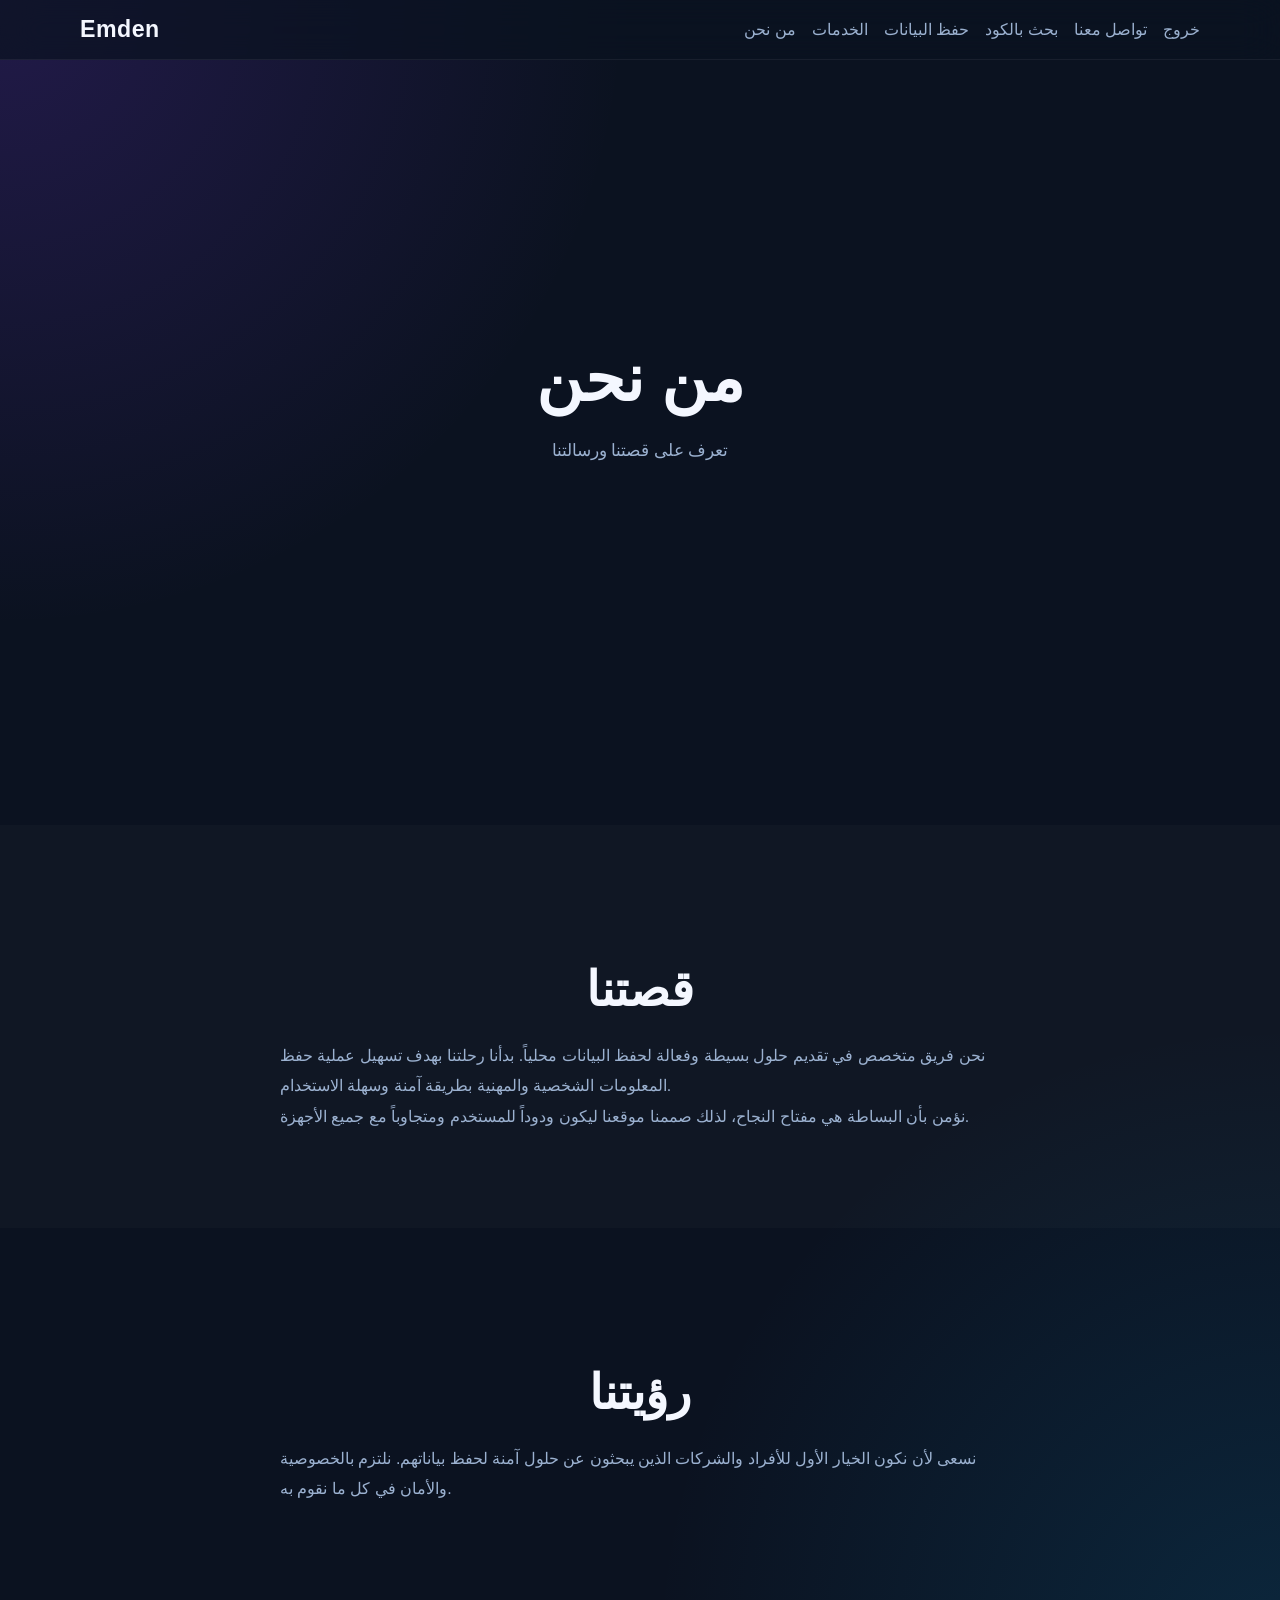
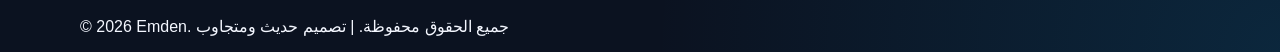
<file: about.html>
<!DOCTYPE html>
<html lang="ar">
  <head>
    <meta charset="UTF-8" />
    <meta name="viewport" content="width=device-width, initial-scale=1.0" />
    <title>من نحن - Emden</title>
    <link rel="preconnect" href="https://fonts.googleapis.com">
    <link rel="preconnect" href="https://fonts.gstatic.com" crossorigin>
    <link href="https://fonts.googleapis.com/css2?family=Roboto:wght@300;400;500;600;700&display=swap" rel="stylesheet">
    <link rel="stylesheet" href="styles.css" />
  </head>
  <body>
    <header>
      <nav class="container">
        <a href="index.html" class="logo">Emden</a>
        <ul class="nav-links">
          <li><a href="about.html">من نحن</a></li>
          <li><a href="services.html">الخدمات</a></li>
          <li><a href="contact.html">حفظ البيانات</a></li>
          <li><a href="search.html">بحث بالكود</a></li>
          <li><a href="contact-us.html">تواصل معنا</a></li>
          <li><a href="exit.html">خروج</a></li>
        </ul>
      </nav>
    </header>

    <section class="hero">
      <div class="container">
        <h1>من نحن</h1>
        <p>تعرف على قصتنا ورسالتنا</p>
      </div>
    </section>

    <section class="section">
      <div class="container">
        <h2>قصتنا</h2>
        <p>نحن فريق متخصص في تقديم حلول بسيطة وفعالة لحفظ البيانات محلياً. بدأنا رحلتنا بهدف تسهيل عملية حفظ المعلومات الشخصية والمهنية بطريقة آمنة وسهلة الاستخدام.</p>
        <p>نؤمن بأن البساطة هي مفتاح النجاح، لذلك صممنا موقعنا ليكون ودوداً للمستخدم ومتجاوباً مع جميع الأجهزة.</p>
      </div>
    </section>

    <section class="section">
      <div class="container">
        <h2>رؤيتنا</h2>
        <p>نسعى لأن نكون الخيار الأول للأفراد والشركات الذين يبحثون عن حلول آمنة لحفظ بياناتهم. نلتزم بالخصوصية والأمان في كل ما نقوم به.</p>
      </div>
    </section>

    <footer>
      <div class="container">
        <p>© 2026 Emden. جميع الحقوق محفوظة. | تصميم حديث ومتجاوب</p>
      </div>
    </footer>
  </body>
</html>
</file>
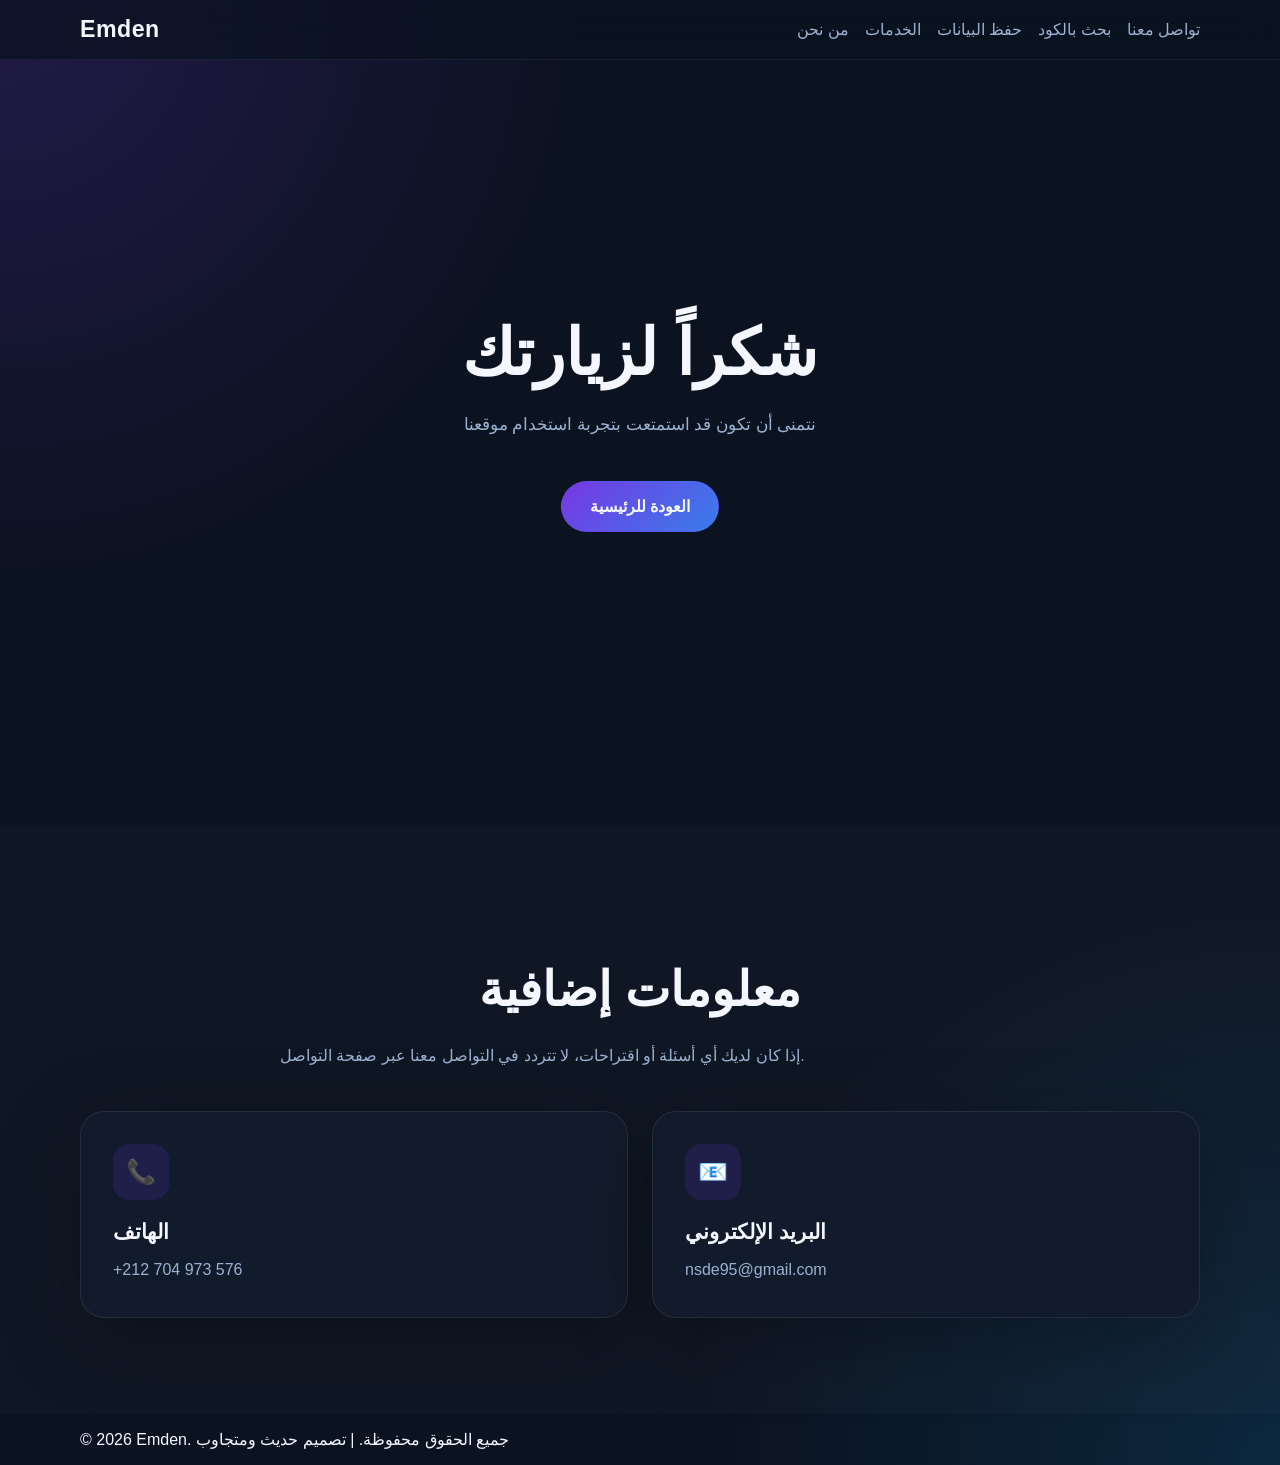
<file: exit.html>
<!DOCTYPE html>
<html lang="ar">
  <head>
    <meta charset="UTF-8" />
    <meta name="viewport" content="width=device-width, initial-scale=1.0" />
    <title>شكراً لزيارتك - Emden</title>
    <link rel="preconnect" href="https://fonts.googleapis.com">
    <link rel="preconnect" href="https://fonts.gstatic.com" crossorigin>
    <link href="https://fonts.googleapis.com/css2?family=Roboto:wght@300;400;500;600;700&display=swap" rel="stylesheet">
    <link rel="stylesheet" href="styles.css" />
  </head>
  <body>
    <header>
      <nav class="container">
        <a href="index.html" class="logo">Emden</a>
        <ul class="nav-links">
          <li><a href="about.html">من نحن</a></li>
          <li><a href="services.html">الخدمات</a></li>
          <li><a href="contact.html">حفظ البيانات</a></li>
          <li><a href="search.html">بحث بالكود</a></li>
          <li><a href="contact-us.html">تواصل معنا</a></li>
        </ul>
      </nav>
    </header>

    <section class="hero">
      <div class="container">
        <h1>شكراً لزيارتك</h1>
        <p>نتمنى أن تكون قد استمتعت بتجربة استخدام موقعنا</p>
        <a href="index.html" class="cta-button">العودة للرئيسية</a>
      </div>
    </section>

    <section class="section">
      <div class="container">
        <h2>معلومات إضافية</h2>
        <p>إذا كان لديك أي أسئلة أو اقتراحات، لا تتردد في التواصل معنا عبر صفحة التواصل.</p>
        <div class="card-grid">
          <div class="card">
            <div class="card-icon">📞</div>
            <h3>الهاتف</h3>
            <p>+212 704 973 576</p>
          </div>
          <div class="card">
            <div class="card-icon">📧</div>
            <h3>البريد الإلكتروني</h3>
            <p>nsde95@gmail.com</p>
          </div>
        </div>
      </div>
    </section>

    <footer>
      <div class="container">
        <p>© 2026 Emden. جميع الحقوق محفوظة. | تصميم حديث ومتجاوب</p>
      </div>
    </footer>
  </body>
</html>
</file>
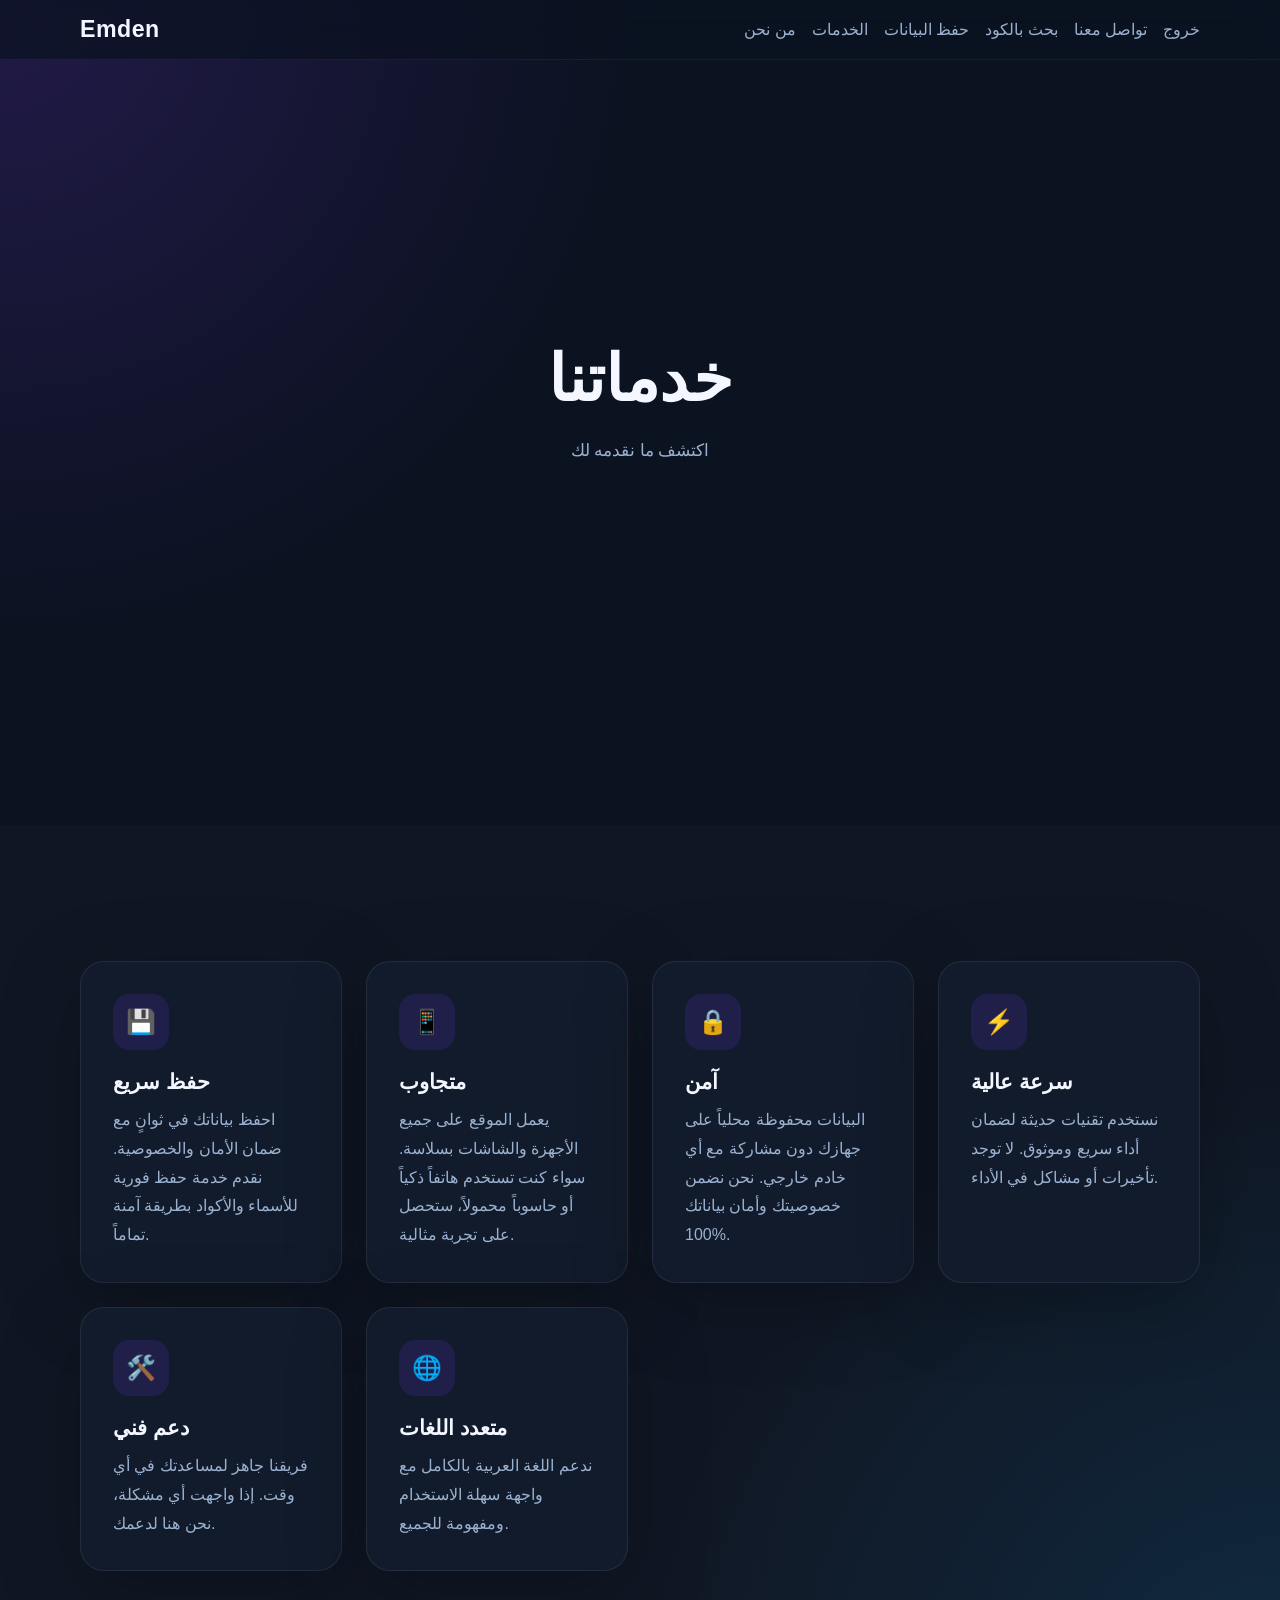
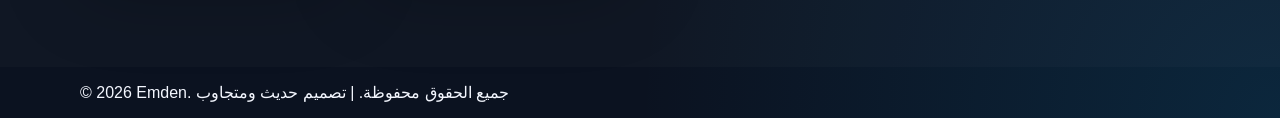
<file: services.html>
<!DOCTYPE html>
<html lang="ar">
  <head>
    <meta charset="UTF-8" />
    <meta name="viewport" content="width=device-width, initial-scale=1.0" />
    <title>الخدمات - Emden</title>
    <link rel="preconnect" href="https://fonts.googleapis.com">
    <link rel="preconnect" href="https://fonts.gstatic.com" crossorigin>
    <link href="https://fonts.googleapis.com/css2?family=Roboto:wght@300;400;500;600;700&display=swap" rel="stylesheet">
    <link rel="stylesheet" href="styles.css" />
  </head>
  <body>
    <header>
      <nav class="container">
        <a href="index.html" class="logo">Emden</a>
        <ul class="nav-links">
          <li><a href="about.html">من نحن</a></li>
          <li><a href="services.html">الخدمات</a></li>
          <li><a href="contact.html">حفظ البيانات</a></li>
          <li><a href="search.html">بحث بالكود</a></li>
          <li><a href="contact-us.html">تواصل معنا</a></li>
          <li><a href="exit.html">خروج</a></li>
        </ul>
      </nav>
    </header>

    <section class="hero">
      <div class="container">
        <h1>خدماتنا</h1>
        <p>اكتشف ما نقدمه لك</p>
      </div>
    </section>

    <section class="section">
      <div class="container">
        <div class="card-grid">
          <div class="card">
            <div class="card-icon">💾</div>
            <h3>حفظ سريع</h3>
            <p>احفظ بياناتك في ثوانٍ مع ضمان الأمان والخصوصية. نقدم خدمة حفظ فورية للأسماء والأكواد بطريقة آمنة تماماً.</p>
          </div>
          <div class="card">
            <div class="card-icon">📱</div>
            <h3>متجاوب</h3>
            <p>يعمل الموقع على جميع الأجهزة والشاشات بسلاسة. سواء كنت تستخدم هاتفاً ذكياً أو حاسوباً محمولاً، ستحصل على تجربة مثالية.</p>
          </div>
          <div class="card">
            <div class="card-icon">🔒</div>
            <h3>آمن</h3>
            <p>البيانات محفوظة محلياً على جهازك دون مشاركة مع أي خادم خارجي. نحن نضمن خصوصيتك وأمان بياناتك 100%.</p>
          </div>
          <div class="card">
            <div class="card-icon">⚡</div>
            <h3>سرعة عالية</h3>
            <p>نستخدم تقنيات حديثة لضمان أداء سريع وموثوق. لا توجد تأخيرات أو مشاكل في الأداء.</p>
          </div>
          <div class="card">
            <div class="card-icon">🛠️</div>
            <h3>دعم فني</h3>
            <p>فريقنا جاهز لمساعدتك في أي وقت. إذا واجهت أي مشكلة، نحن هنا لدعمك.</p>
          </div>
          <div class="card">
            <div class="card-icon">🌐</div>
            <h3>متعدد اللغات</h3>
            <p>ندعم اللغة العربية بالكامل مع واجهة سهلة الاستخدام ومفهومة للجميع.</p>
          </div>
        </div>
      </div>
    </section>

    <footer>
      <div class="container">
        <p>© 2026 Emden. جميع الحقوق محفوظة. | تصميم حديث ومتجاوب</p>
      </div>
    </footer>
  </body>
</html>
</file>
<file: styles.css>
﻿:root {
  --bg: #0b1220;
  --surface: rgba(18, 28, 45, 0.95);
  --surface-strong: rgba(24, 38, 61, 0.98);
  --text: #f4f7ff;
  --muted: #9bb1d0;
  --accent: #7c3aed;
  --accent-soft: rgba(124, 58, 237, 0.16);
  --border: rgba(255, 255, 255, 0.08);
  --radius: 24px;
  --shadow: 0 20px 80px rgba(0, 0, 0, 0.25);
  --transition: 0.3s ease;
}

* {
  box-sizing: border-box;
}

html {
  scroll-behavior: smooth;
}

body {
  margin: 0;
  min-height: 100vh;
  font-family: 'Inter', 'Segoe UI', sans-serif;
  background: radial-gradient(circle at top left, rgba(124, 58, 237, 0.2), transparent 30%),
    radial-gradient(circle at bottom right, rgba(14, 165, 233, 0.14), transparent 30%),
    var(--bg);
  color: var(--text);
}

img {
  max-width: 100%;
  display: block;
}

button,
a.btn,
.cta-button {
  display: inline-flex;
  align-items: center;
  justify-content: center;
  gap: 0.5rem;
  padding: 0.95rem 1.75rem;
  border: 1px solid transparent;
  border-radius: 999px;
  font-weight: 700;
  color: var(--text);
  background: linear-gradient(135deg, rgba(124, 58, 237, 0.95), rgba(59, 130, 246, 0.95));
  text-decoration: none;
  transition: transform var(--transition), box-shadow var(--transition), background var(--transition);
  cursor: pointer;
}

button:hover,
a.btn:hover,
.cta-button:hover {
  transform: translateY(-2px);
  box-shadow: 0 18px 40px rgba(124, 58, 237, 0.25);
}

button:active,
a.btn:active,
.cta-button:active {
  transform: translateY(0);
}

.container {
  width: min(1120px, calc(100% - 2rem));
  margin: 0 auto;
}

header {
  position: sticky;
  top: 0;
  z-index: 100;
  padding: 1rem 0;
  backdrop-filter: blur(20px);
  background: rgba(11, 18, 32, 0.72);
  border-bottom: 1px solid rgba(255, 255, 255, 0.06);
}

nav {
  display: flex;
  justify-content: space-between;
  align-items: center;
  gap: 1rem;
}

.logo {
  color: var(--text);
  font-size: 1.45rem;
  font-weight: 800;
  letter-spacing: 0.02em;
  text-decoration: none;
}

.nav-links {
  display: flex;
  align-items: center;
  gap: 1rem;
  flex-wrap: wrap;
  list-style: none;
  margin: 0;
  padding: 0;
}

.nav-links a {
  color: var(--muted);
  text-decoration: none;
  font-weight: 500;
  transition: color var(--transition);
}

.nav-links a:hover {
  color: var(--text);
}

.hero {
  min-height: 85vh;
  display: grid;
  place-items: center;
  text-align: center;
  padding: 4rem 0 6rem;
}

.hero h1 {
  margin: 0;
  font-size: clamp(2.5rem, 5vw, 4.5rem);
  line-height: 1;
}

.hero p {
  max-width: 720px;
  margin: 1.5rem auto 2.5rem;
  color: var(--muted);
  font-size: 1.05rem;
  line-height: 1.9;
}

.section {
  padding: 6rem 0;
}

.section:nth-of-type(even) {
  background: rgba(255, 255, 255, 0.02);
}

.section h2 {
  font-size: clamp(2rem, 4vw, 3rem);
  text-align: center;
  margin-bottom: 1.5rem;
}

.section p {
  max-width: 720px;
  margin: 0 auto;
  color: var(--muted);
  font-size: 1rem;
  line-height: 1.9;
}

.card-grid {
  display: grid;
  gap: 1.5rem;
  grid-template-columns: repeat(auto-fit, minmax(260px, 1fr));
  margin-top: 2.5rem;
}

.card {
  background: var(--surface);
  border: 1px solid var(--border);
  border-radius: var(--radius);
  padding: 2rem;
  box-shadow: var(--shadow);
  transition: transform var(--transition), border-color var(--transition);
}

.card:hover {
  transform: translateY(-6px);
  border-color: rgba(124, 58, 237, 0.35);
}

.card-icon {
  width: 3.5rem;
  height: 3.5rem;
  display: grid;
  place-items: center;
  border-radius: 1rem;
  background: rgba(124, 58, 237, 0.15);
  color: var(--accent);
  font-size: 1.5rem;
  margin-bottom: 1.25rem;
}

.card h3 {
  margin: 0 0 0.75rem;
  font-size: 1.3rem;
}

.card p {
  margin: 0;
  color: var(--muted);
  line-height: 1.8;
}

.form-section {
  padding: 6rem 0;
}

.form-container {
  max-width: 680px;
  margin: 0 auto;
  background: rgba(18, 28, 45, 0.95);
  border: 1px solid rgba(255, 255, 255, 0.08);
  border-radius: var(--radius);
  box-shadow: var(--shadow);
  padding: 2.5rem;
}

.form-container h2 {
  margin-top: 0;
  margin-bottom: 1.5rem;
  color: var(--text);
}

.form-group {
  margin-bottom: 1.25rem;
}

.form-group label {
  display: block;
  margin-bottom: 0.65rem;
  color: var(--text);
  font-size: 0.95rem;
}

.form-group input,
.form-group textarea {
  width: 100%;
  padding: 1rem 1rem;
  border-radius: 18px;
  border: 1px solid rgba(255, 255, 255, 0.08);
  background: rgba(255, 255, 255, 0.03);
  color: var(--text);
  font-size: 1rem;
  outline: none;
  transition: border-color var(--transition), background var(--transition);
}

.form-group input::placeholder,
.form-group textarea::placeholder {
  color: rgba(155, 177, 208, 0.65);
}

.form-group input:focus,
.form-group textarea:focus {
  border-color: rgba(124, 58, 237, 0.6);
  background: rgba(255, 255, 255, 0.06);
}

.contact-section {
  padding: 6rem 0;
}

.contact-info {
  display: grid;
  grid-template-columns: repeat(auto-fit, minmax(240px, 1fr));
  gap: 1.5rem;
  margin-top: 2rem;
}

.contact-item {
  padding: 1.75rem;
  border-radius: 22px;
  background: rgba(18, 28, 45, 0.9);
  border: 1px solid rgba(255, 255, 255, 0.08);
}

.contact-item h3 {
  margin-top: 0;
  margin-bottom: 0.75rem;
  color: var(--text);
}

.contact-item p {
  margin: 0;
  color: var(--muted);
  line-height: 1.75;
}

.footer {
  padding: 3rem 0;
  text-align: center;
  color: rgba(255, 255, 255, 0.65);
}

@media (max-width: 768px) {
  nav {
    flex-direction: column;
    align-items: stretch;
  }

  .hero {
    padding-top: 5rem;
  }

  .form-container {
    padding: 2rem;
  }
}
</file>
